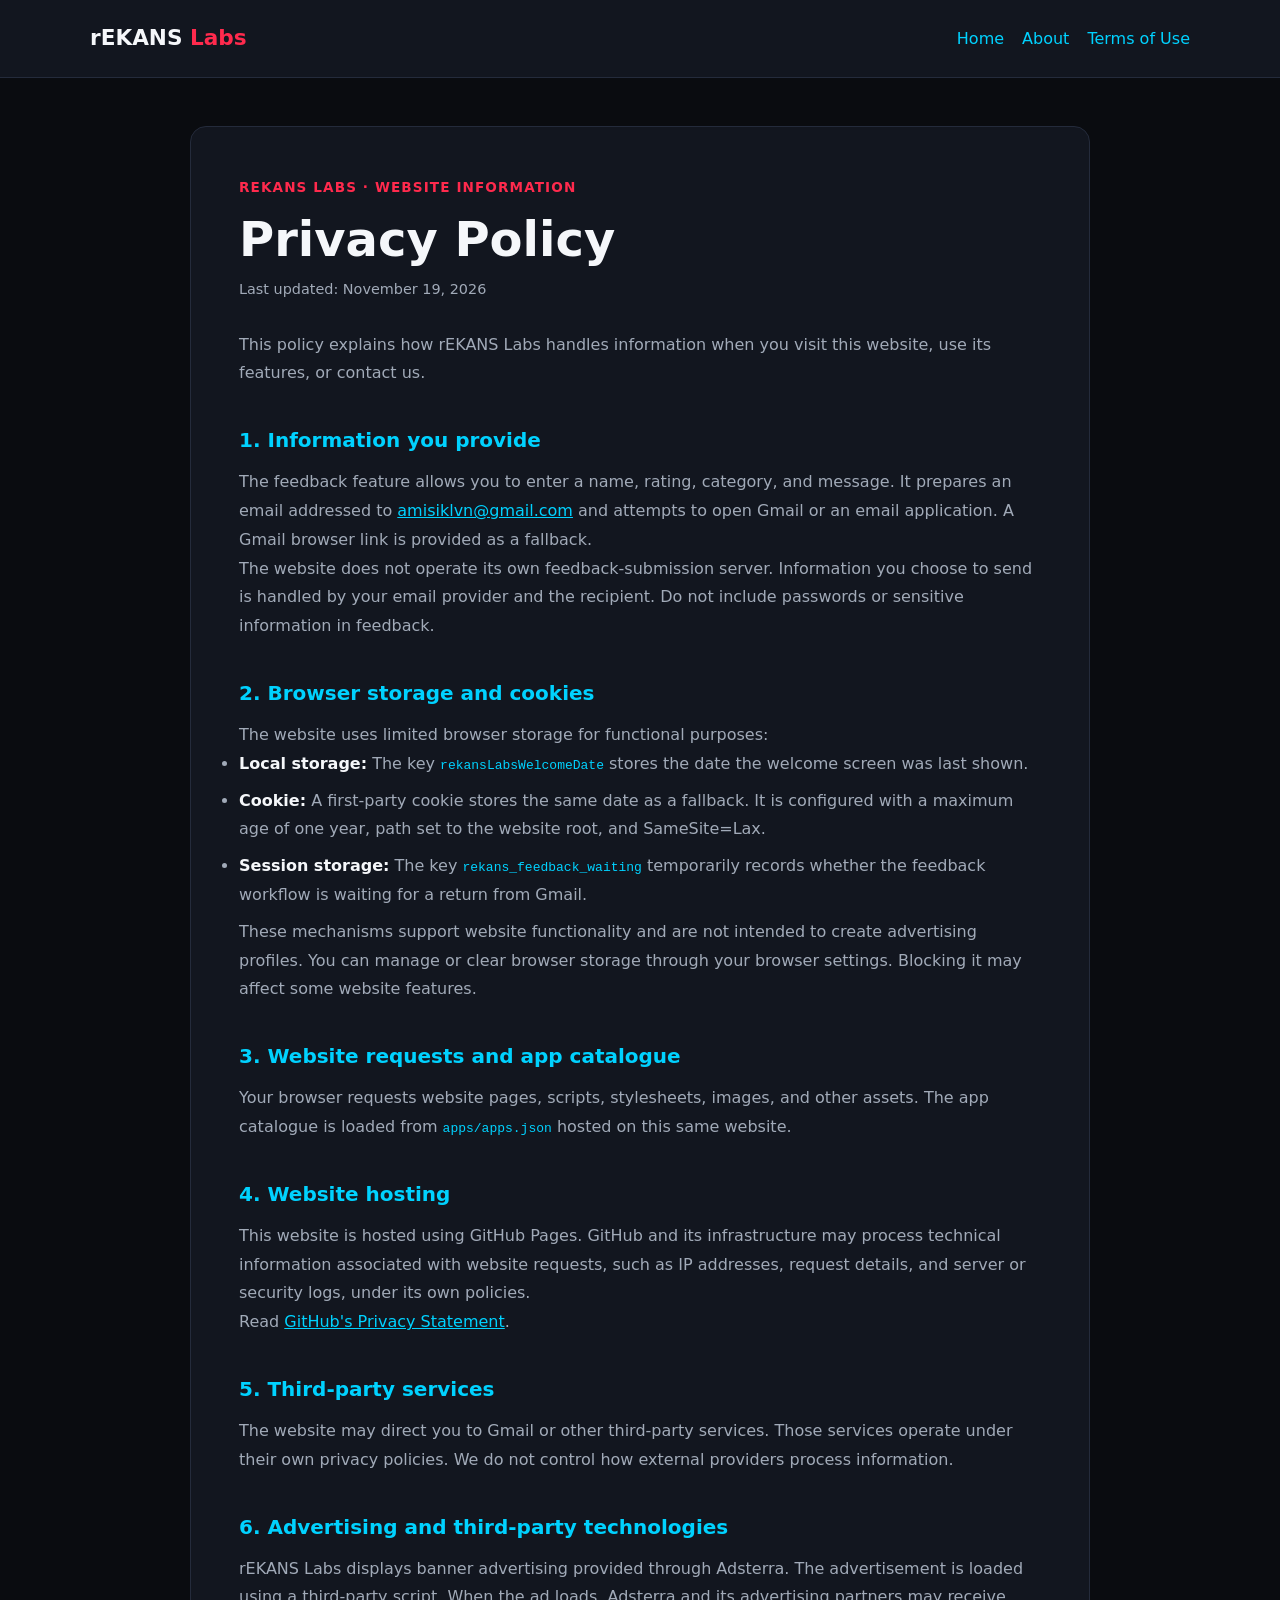
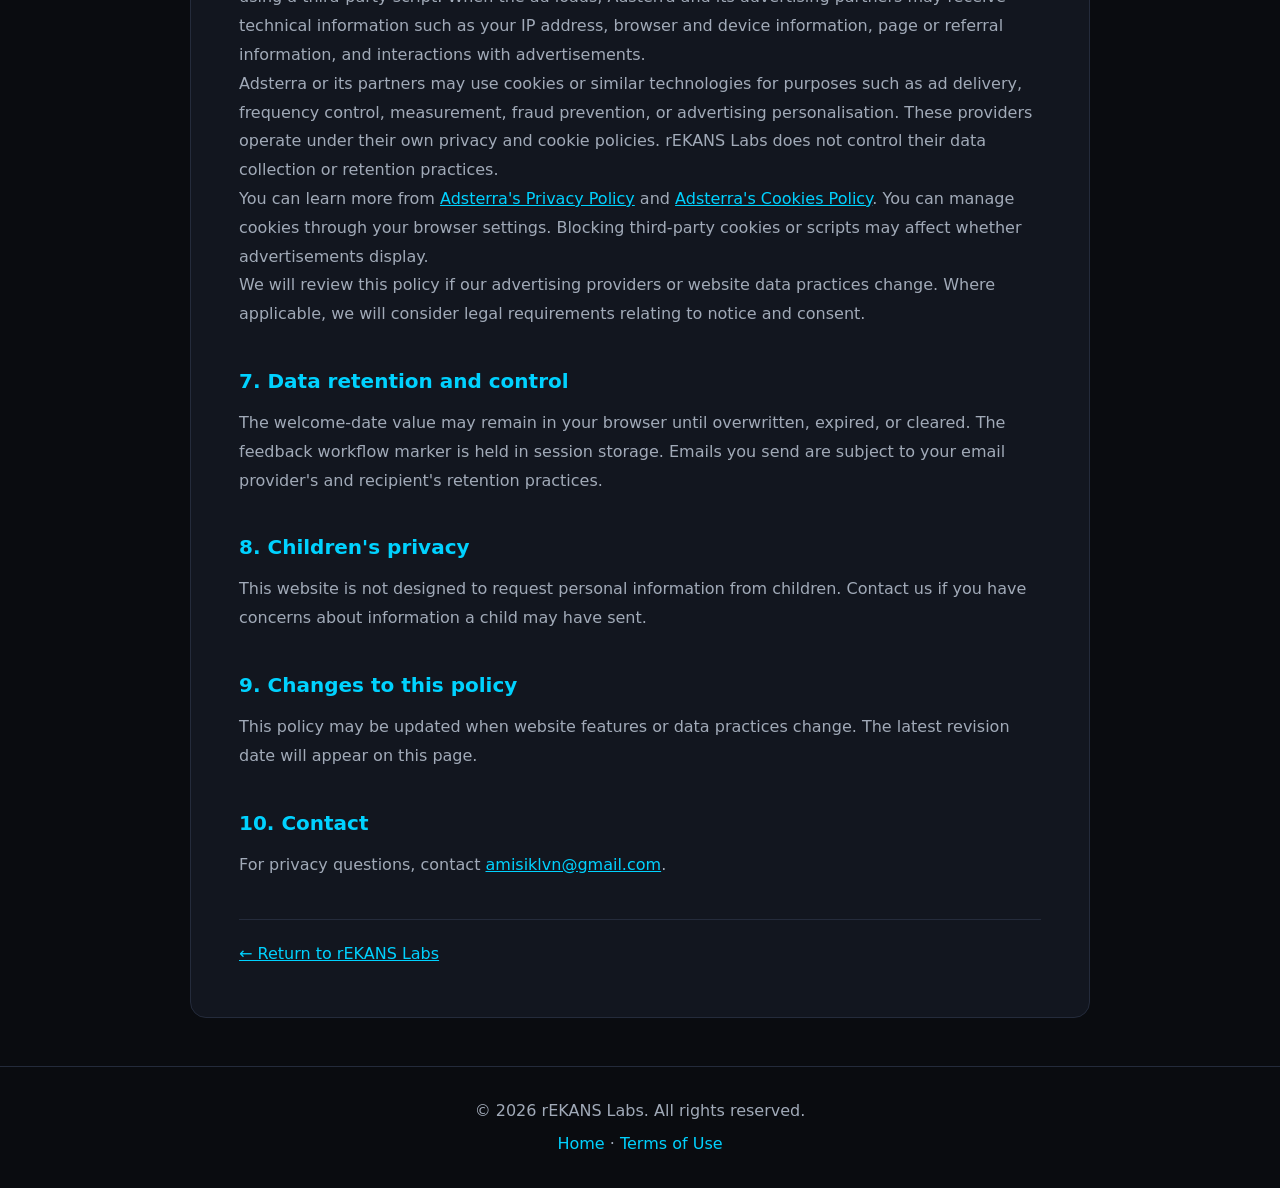
<file: privacy.html>
<!DOCTYPE html>
<html lang="en">
<head>
<meta charset="UTF-8">
<meta name="viewport" content="width=device-width, initial-scale=1.0">
<meta name="description" content="Learn what information rEKANS Labs handles, how browser storage is used, and how to contact the site.">
<title>Privacy Policy | rEKANS Labs</title>
<link rel="canonical" href="https://rEKANS254.github.io/rEKANS-labs/privacy.html">
<link rel="manifest" href="manifest.json">
<link rel="stylesheet" href="style.css?v=20">
</head>
<body class="legal-page">
<header class="legal-header">
<a class="legal-brand" href="index.html">rEKANS <span>Labs</span></a>
<nav class="legal-navigation" aria-label="Main navigation">
<a href="index.html">Home</a>
<a href="index.html#about">About</a>
<a href="terms.html">Terms of Use</a>
</nav>
</header>
<main class="legal-main">
<article class="legal-content">
<p class="legal-eyebrow">rEKANS Labs · Website information</p>
<h1>Privacy Policy</h1>
<p class="legal-updated">Last updated: November 19, 2026</p>

<p>This policy explains how rEKANS Labs handles information when you visit this website, use its features, or contact us.</p>

<h2>1. Information you provide</h2>
<p>The feedback feature allows you to enter a name, rating, category, and message. It prepares an email addressed to <a href="mailto:amisiklvn@gmail.com">amisiklvn@gmail.com</a> and attempts to open Gmail or an email application. A Gmail browser link is provided as a fallback.</p>
<p>The website does not operate its own feedback-submission server. Information you choose to send is handled by your email provider and the recipient. Do not include passwords or sensitive information in feedback.</p>

<h2>2. Browser storage and cookies</h2>
<p>The website uses limited browser storage for functional purposes:</p>
<ul>
<li><strong>Local storage:</strong> The key <code>rekansLabsWelcomeDate</code> stores the date the welcome screen was last shown.</li>
<li><strong>Cookie:</strong> A first-party cookie stores the same date as a fallback. It is configured with a maximum age of one year, path set to the website root, and SameSite=Lax.</li>
<li><strong>Session storage:</strong> The key <code>rekans_feedback_waiting</code> temporarily records whether the feedback workflow is waiting for a return from Gmail.</li>
</ul>
<p>These mechanisms support website functionality and are not intended to create advertising profiles. You can manage or clear browser storage through your browser settings. Blocking it may affect some website features.</p>

<h2>3. Website requests and app catalogue</h2>
<p>Your browser requests website pages, scripts, stylesheets, images, and other assets. The app catalogue is loaded from <code>apps/apps.json</code> hosted on this same website.</p>

<h2>4. Website hosting</h2>
<p>This website is hosted using GitHub Pages. GitHub and its infrastructure may process technical information associated with website requests, such as IP addresses, request details, and server or security logs, under its own policies.</p>
<p>Read <a href="https://docs.github.com/en/site-policy/privacy-policies/github-privacy-statement" target="_blank" rel="noopener noreferrer">GitHub's Privacy Statement</a>.</p>

<h2>5. Third-party services</h2>
<p>The website may direct you to Gmail or other third-party services. Those services operate under their own privacy policies. We do not control how external providers process information.</p>

<h2>6. Advertising and third-party technologies</h2>
<p>rEKANS Labs displays banner advertising provided through Adsterra. The advertisement is loaded using a third-party script. When the ad loads, Adsterra and its advertising partners may receive technical information such as your IP address, browser and device information, page or referral information, and interactions with advertisements.</p>
<p>Adsterra or its partners may use cookies or similar technologies for purposes such as ad delivery, frequency control, measurement, fraud prevention, or advertising personalisation. These providers operate under their own privacy and cookie policies. rEKANS Labs does not control their data collection or retention practices.</p>
<p>You can learn more from <a href="https://adsterra.com/privacy-policy-managed/" target="_blank" rel="noopener noreferrer">Adsterra's Privacy Policy</a> and <a href="https://adsterra.com/cookies/" target="_blank" rel="noopener noreferrer">Adsterra's Cookies Policy</a>. You can manage cookies through your browser settings. Blocking third-party cookies or scripts may affect whether advertisements display.</p>
<p>We will review this policy if our advertising providers or website data practices change. Where applicable, we will consider legal requirements relating to notice and consent.</p>

<h2>7. Data retention and control</h2>
<p>The welcome-date value may remain in your browser until overwritten, expired, or cleared. The feedback workflow marker is held in session storage. Emails you send are subject to your email provider's and recipient's retention practices.</p>

<h2>8. Children's privacy</h2>
<p>This website is not designed to request personal information from children. Contact us if you have concerns about information a child may have sent.</p>

<h2>9. Changes to this policy</h2>
<p>This policy may be updated when website features or data practices change. The latest revision date will appear on this page.</p>

<h2>10. Contact</h2>
<p>For privacy questions, contact <a href="mailto:amisiklvn@gmail.com">amisiklvn@gmail.com</a>.</p>
<p class="legal-back"><a href="index.html">← Return to rEKANS Labs</a></p>
</article>
</main>
<footer class="legal-footer">
<p>© 2026 rEKANS Labs. All rights reserved.</p>
<p><a href="index.html">Home</a> · <a href="terms.html">Terms of Use</a></p>
</footer>
</body>
</html>
</file>
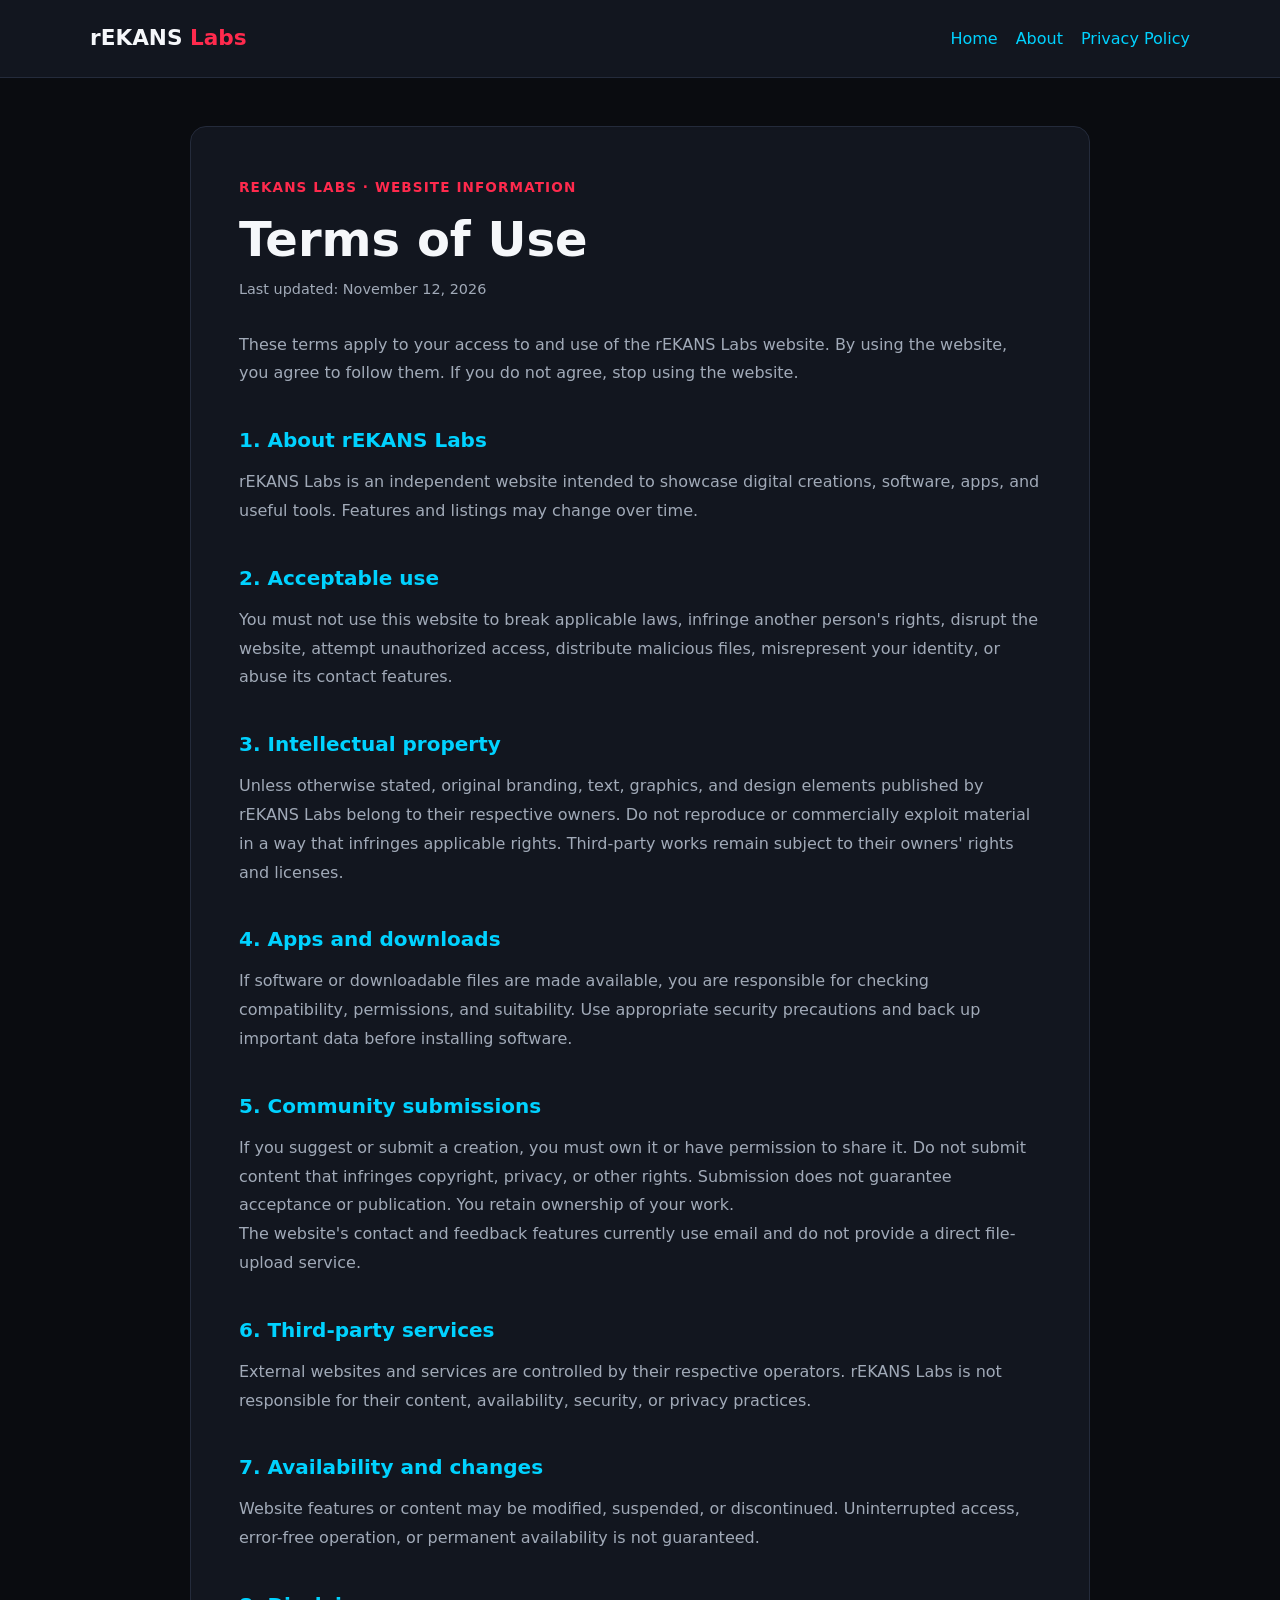
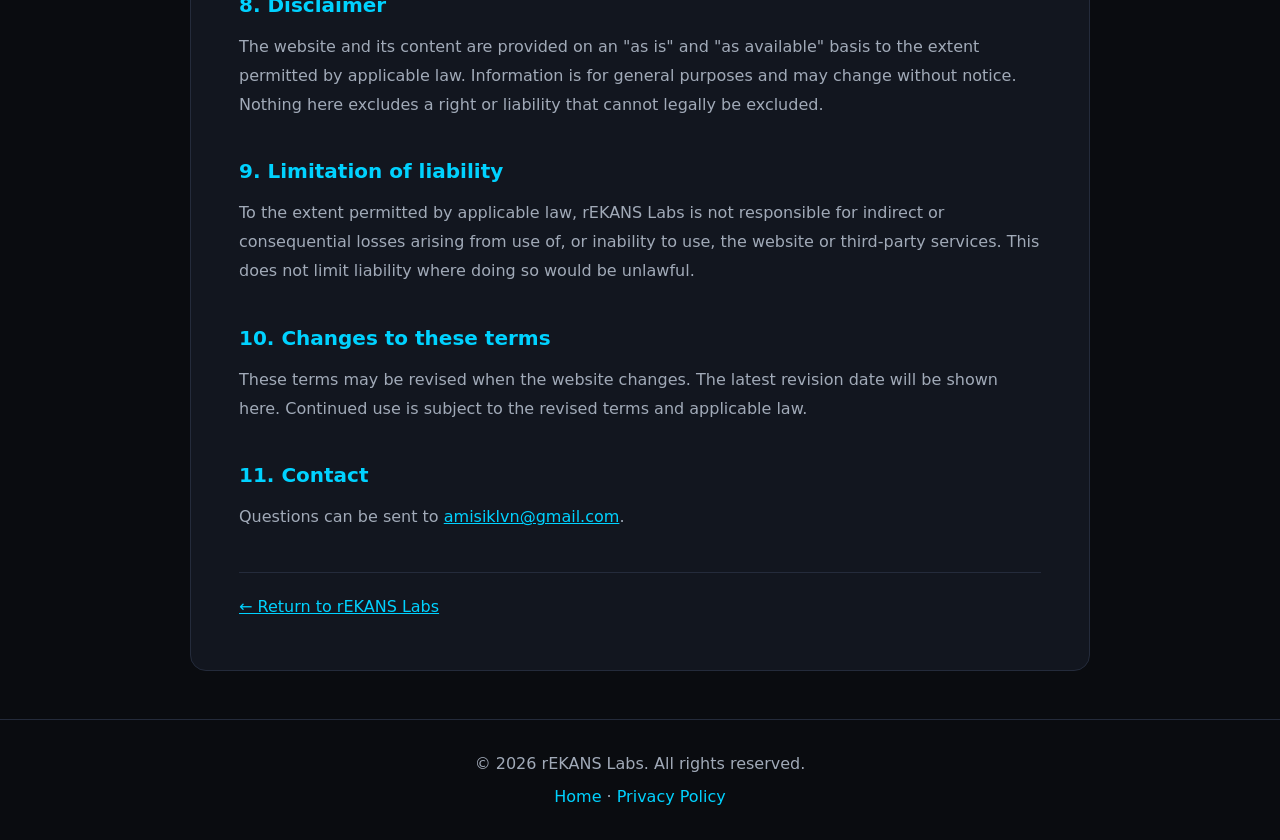
<file: terms.html>
<!DOCTYPE html>
<html lang="en">
<head>
<meta charset="UTF-8">
<meta name="viewport" content="width=device-width, initial-scale=1.0">
<meta name="description" content="Read the terms governing access to and use of the rEKANS Labs website, apps, downloads, and submissions.">
<title>Terms of Use | rEKANS Labs</title>
<link rel="canonical" href="https://rEKANS254.github.io/rEKANS-labs/terms.html">
<link rel="manifest" href="manifest.json">
<link rel="stylesheet" href="style.css?v=20">
</head>
<body class="legal-page">
<header class="legal-header">
<a class="legal-brand" href="index.html">rEKANS <span>Labs</span></a>
<nav class="legal-navigation" aria-label="Main navigation">
<a href="index.html">Home</a>
<a href="index.html#about">About</a>
<a href="privacy.html">Privacy Policy</a>
</nav>
</header>
<main class="legal-main">
<article class="legal-content">
<p class="legal-eyebrow">rEKANS Labs · Website information</p>
<h1>Terms of Use</h1>
<p class="legal-updated">Last updated: November 12, 2026</p>

<p>These terms apply to your access to and use of the rEKANS Labs website. By using the website, you agree to follow them. If you do not agree, stop using the website.</p>

<h2>1. About rEKANS Labs</h2>
<p>rEKANS Labs is an independent website intended to showcase digital creations, software, apps, and useful tools. Features and listings may change over time.</p>

<h2>2. Acceptable use</h2>
<p>You must not use this website to break applicable laws, infringe another person's rights, disrupt the website, attempt unauthorized access, distribute malicious files, misrepresent your identity, or abuse its contact features.</p>

<h2>3. Intellectual property</h2>
<p>Unless otherwise stated, original branding, text, graphics, and design elements published by rEKANS Labs belong to their respective owners. Do not reproduce or commercially exploit material in a way that infringes applicable rights. Third-party works remain subject to their owners' rights and licenses.</p>

<h2>4. Apps and downloads</h2>
<p>If software or downloadable files are made available, you are responsible for checking compatibility, permissions, and suitability. Use appropriate security precautions and back up important data before installing software.</p>

<h2>5. Community submissions</h2>
<p>If you suggest or submit a creation, you must own it or have permission to share it. Do not submit content that infringes copyright, privacy, or other rights. Submission does not guarantee acceptance or publication. You retain ownership of your work.</p>
<p>The website's contact and feedback features currently use email and do not provide a direct file-upload service.</p>

<h2>6. Third-party services</h2>
<p>External websites and services are controlled by their respective operators. rEKANS Labs is not responsible for their content, availability, security, or privacy practices.</p>

<h2>7. Availability and changes</h2>
<p>Website features or content may be modified, suspended, or discontinued. Uninterrupted access, error-free operation, or permanent availability is not guaranteed.</p>

<h2>8. Disclaimer</h2>
<p>The website and its content are provided on an "as is" and "as available" basis to the extent permitted by applicable law. Information is for general purposes and may change without notice. Nothing here excludes a right or liability that cannot legally be excluded.</p>

<h2>9. Limitation of liability</h2>
<p>To the extent permitted by applicable law, rEKANS Labs is not responsible for indirect or consequential losses arising from use of, or inability to use, the website or third-party services. This does not limit liability where doing so would be unlawful.</p>

<h2>10. Changes to these terms</h2>
<p>These terms may be revised when the website changes. The latest revision date will be shown here. Continued use is subject to the revised terms and applicable law.</p>

<h2>11. Contact</h2>
<p>Questions can be sent to <a href="mailto:amisiklvn@gmail.com">amisiklvn@gmail.com</a>.</p>
<p class="legal-back"><a href="index.html">← Return to rEKANS Labs</a></p>
</article>
</main>
<footer class="legal-footer">
<p>© 2026 rEKANS Labs. All rights reserved.</p>
<p><a href="index.html">Home</a> · <a href="privacy.html">Privacy Policy</a></p>
</footer>
</body>
</html>
</file>
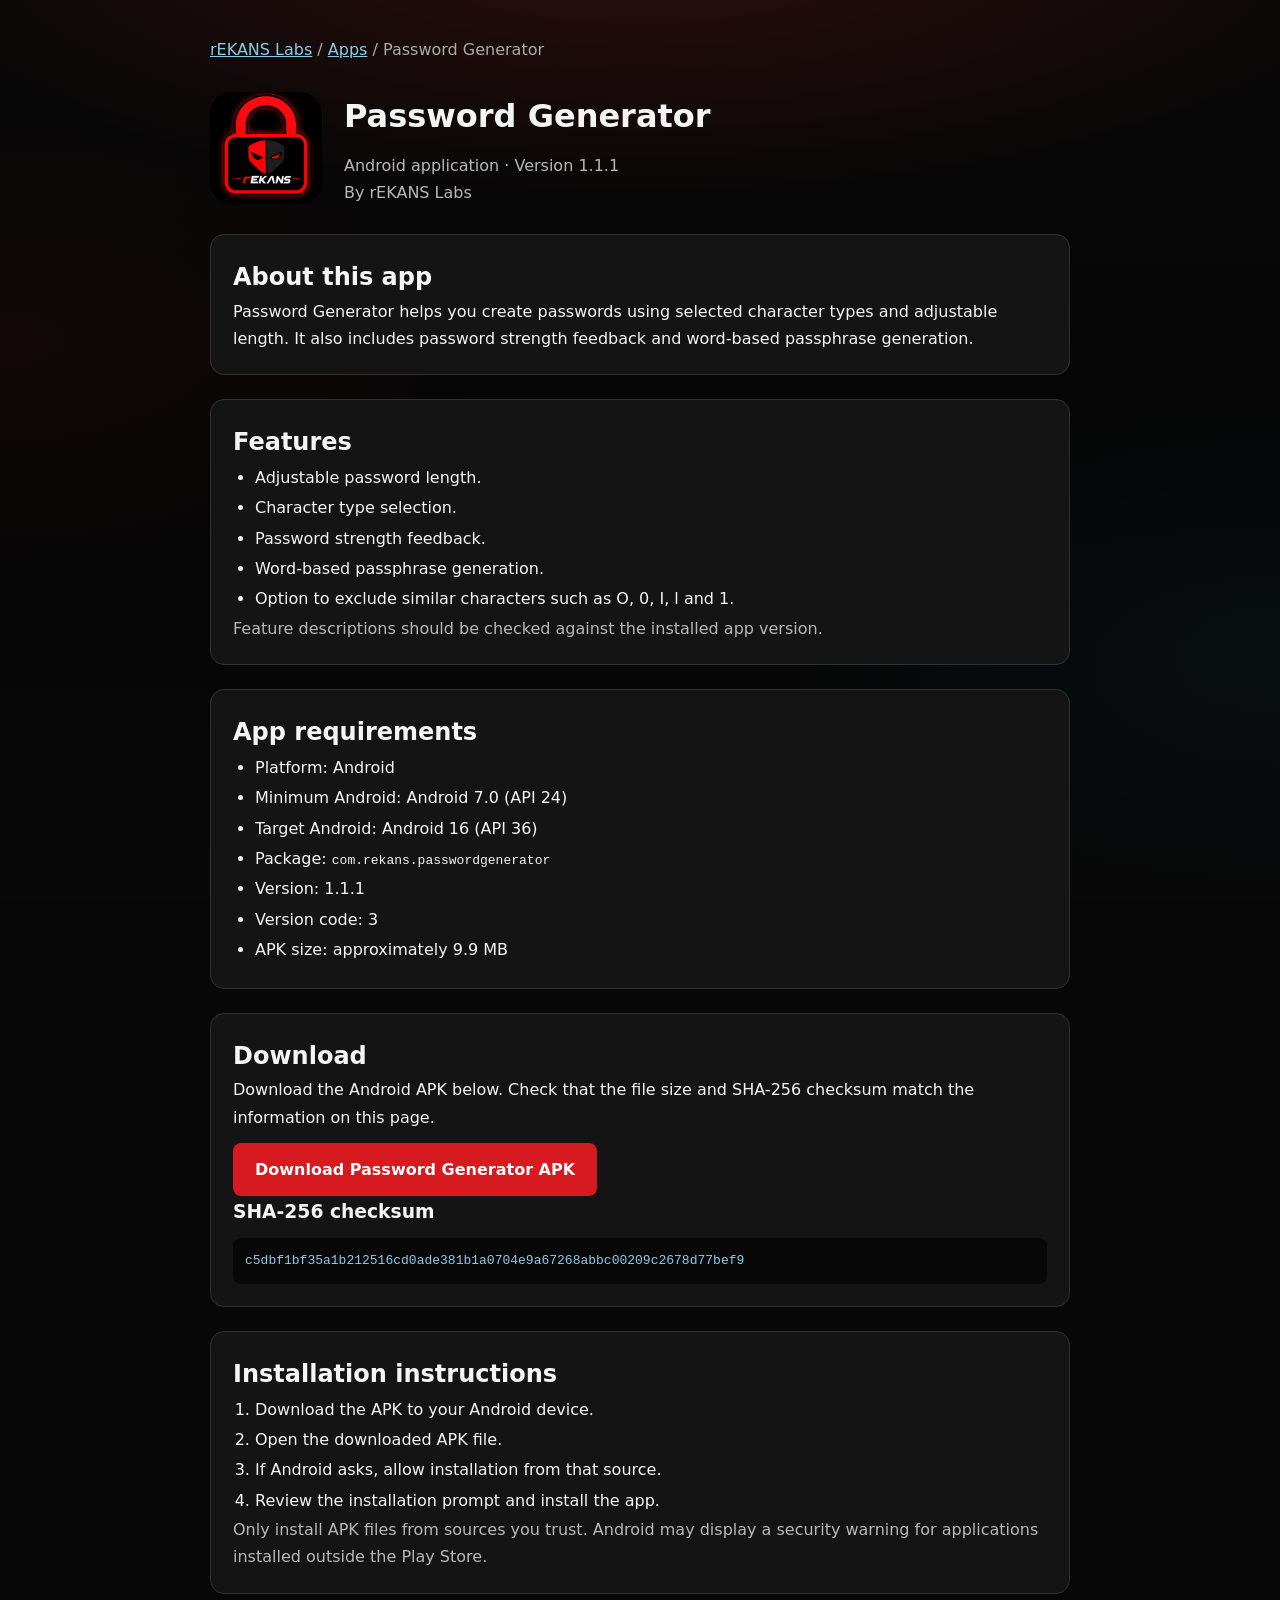
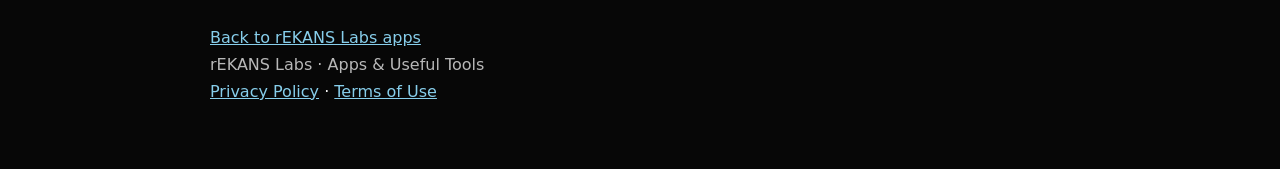
<file: apps/password-generator.html>
<!DOCTYPE html>
<html lang="en">
<head>
    <meta charset="UTF-8">
    <meta name="viewport" content="width=device-width, initial-scale=1">

    <title>Password Generator | rEKANS Labs</title>
    <meta name="description" content="Discover the rEKANS Password Generator for Android. Review its features, requirements, version information and verified APK download.">
    <meta name="theme-color" content="#080808">
    <link rel="canonical" href="https://rEKANS254.github.io/rEKANS-labs/apps/password-generator.html">
    <link rel="manifest" href="../manifest.json">
    <link rel="icon" href="../assets/icons/favicon-32x32.png">
    <link rel="stylesheet" href="../style.css">

    <style>
        .pg-page {
            max-width: 900px;
            margin: 0 auto;
            padding: 36px 20px 64px;
            color: #f5f5f5;
        }
        .pg-breadcrumb { margin-bottom: 26px; color: #aaa; }
        .pg-page a { color: #87ceeb; }
        .pg-hero {
            display: flex;
            align-items: center;
            gap: 22px;
            flex-wrap: wrap;
            margin-bottom: 28px;
        }
        .pg-icon {
            width: 112px;
            height: 112px;
            object-fit: contain;
            border-radius: 22px;
        }
        .pg-hero h1 { margin: 0 0 8px; }
        .pg-muted { color: #b8b8b8; }
        .pg-section {
            margin-top: 24px;
            padding: 22px;
            background: #141414;
            border: 1px solid #303030;
            border-radius: 14px;
        }
        .pg-section h2 { margin-top: 0; }
        .pg-features { padding-left: 22px; line-height: 1.9; }
        .pg-download {
            display: inline-block;
            margin-top: 12px;
            padding: 13px 22px;
            border-radius: 8px;
            background: #d71920;
            color: white !important;
            text-decoration: none;
            font-weight: 700;
        }
        .pg-checksum {
            display: block;
            overflow-wrap: anywhere;
            padding: 12px;
            margin-top: 10px;
            background: #080808;
            border-radius: 8px;
            color: #87ceeb;
            font-size: 13px;
        }
        .pg-page code { overflow-wrap: anywhere; }
        .pg-footer { margin-top: 30px; }
        @media (max-width: 480px) {
            .pg-page { padding: 24px 14px 45px; }
            .pg-icon { width: 88px; height: 88px; }
            .pg-section { padding: 17px; }
        }
    </style>
</head>

<body>
<main class="pg-page">
    <nav class="pg-breadcrumb" aria-label="Breadcrumb">
        <a href="../index.html">rEKANS Labs</a> /
        <a href="../index.html#apps">Apps</a> /
        Password Generator
    </nav>

    <header class="pg-hero">
        <img
            class="pg-icon"
            src="icons/password-generator.png"
            alt="Password Generator app icon"
            width="112"
            height="112"
        >
        <div>
            <h1>Password Generator</h1>
            <p class="pg-muted">Android application · Version 1.1.1</p>
            <p class="pg-muted">By rEKANS Labs</p>
        </div>
    </header>

    <section class="pg-section">
        <h2>About this app</h2>
        <p>
            Password Generator helps you create passwords using selected
            character types and adjustable length. It also includes
            password strength feedback and word-based passphrase generation.
        </p>
    </section>

    <section class="pg-section">
        <h2>Features</h2>
        <ul class="pg-features">
            <li>Adjustable password length.</li>
            <li>Character type selection.</li>
            <li>Password strength feedback.</li>
            <li>Word-based passphrase generation.</li>
            <li>Option to exclude similar characters such as O, 0, I, l and 1.</li>
        </ul>
        <p class="pg-muted">
            Feature descriptions should be checked against the installed app version.
        </p>
    </section>

    <section class="pg-section">
        <h2>App requirements</h2>
        <ul class="pg-features">
            <li>Platform: Android</li>
            <li>Minimum Android: Android 7.0 (API 24)</li>
            <li>Target Android: Android 16 (API 36)</li>
            <li>Package: <code>com.rekans.passwordgenerator</code></li>
            <li>Version: 1.1.1</li>
            <li>Version code: 3</li>
            <li>APK size: approximately 9.9 MB</li>
        </ul>
    </section>

    <section class="pg-section" id="download">
        <h2>Download</h2>
        <p>
            Download the Android APK below. Check that the file size and
            SHA-256 checksum match the information on this page.
        </p>
        <a
            class="pg-download"
            href="downloads/password-generator-v1.1.1.apk"
            download
        >Download Password Generator APK</a>

        <h3>SHA-256 checksum</h3>
        <code class="pg-checksum">c5dbf1bf35a1b212516cd0ade381b1a0704e9a67268abbc00209c2678d77bef9</code>
    </section>

    <section class="pg-section">
        <h2>Installation instructions</h2>
        <ol class="pg-features">
            <li>Download the APK to your Android device.</li>
            <li>Open the downloaded APK file.</li>
            <li>If Android asks, allow installation from that source.</li>
            <li>Review the installation prompt and install the app.</li>
        </ol>
        <p class="pg-muted">
            Only install APK files from sources you trust. Android may display
            a security warning for applications installed outside the Play Store.
        </p>
    </section>

    <footer class="pg-footer">
        <a href="../index.html#apps">Back to rEKANS Labs apps</a>
        <p class="pg-muted">rEKANS Labs · Apps &amp; Useful Tools</p>
        <p>
            <a href="../privacy.html">Privacy Policy</a> ·
            <a href="../terms.html">Terms of Use</a>
        </p>
    </footer>
</main>
</body>
</html>
</file>
<file: style.css>
/* =========================================
   rEKANS Labs — MAIN STYLESHEET
   Theme: Black / Neon Red / Sky Blue
   ========================================= */

/* THEME VARIABLES */

:root {
    --background: #0A0C10;
    --surface: #12161F;
    --surface-light: #181D28;

    --red: #FF2A4D;
    --red-hover: #E01D3E;

    --sky-blue: #00D2FF;
    --blue-hover: #00B8E0;

    --white: #F5F7FA;
    --muted: #A1AAB8;
    --border: #242B3B;

    --red-glow: rgba(255, 42, 77, 0.18);
    --blue-glow: rgba(0, 210, 255, 0.14);
}

/* RESET */

* {
    margin: 0;
    padding: 0;
    box-sizing: border-box;
}

html {
    scroll-behavior: smooth;
    scroll-padding-top: 85px;
}

body {
    background: var(--background);
    color: var(--white);
    font-family: Arial, Helvetica, sans-serif;
    line-height: 1.6;
}

body.intro-active,
body.welcome-active {
    overflow: hidden;
}

button,
input {
    font: inherit;
}

button {
    color: inherit;
}

a {
    -webkit-tap-highlight-color: transparent;
}

/* GENERAL CONTAINER */

.container {
    width: min(1100px, 90%);
    margin: 0 auto;
}

/* HEADER */

.header {
    position: sticky;
    top: 0;
    z-index: 100;
    background: rgba(10, 12, 16, 0.94);
    border-bottom: 1px solid var(--border);
    backdrop-filter: blur(14px);
    -webkit-backdrop-filter: blur(14px);
}

.header .container {
    min-height: 72px;
    display: flex;
    align-items: center;
    justify-content: space-between;
    gap: 20px;
}

.logo {
    color: var(--white);
    text-decoration: none;
    font-size: 1.5rem;
    font-weight: 800;
    letter-spacing: -1px;
    white-space: nowrap;
}

.logo span {
    color: var(--red);
}

.header-logo {
    display: block;
    width: 48px;
    height: 48px;
    border-radius: 50%;
    object-fit: cover;
    object-position: center;
    border: 2px solid var(--red);
    box-shadow: 0 0 14px var(--red-glow);
}

/* NAVIGATION */

.navigation {
    display: flex;
    align-items: center;
    gap: 25px;
}

.navigation a {
    color: var(--muted);
    text-decoration: none;
    font-size: 0.95rem;
    transition: color 0.2s ease;
}

.navigation a:hover,
.navigation a[aria-current="location"] {
    color: var(--sky-blue);
}

/* MOBILE MENU BUTTON */

.menu-toggle {
    display: none;
    width: 42px;
    height: 40px;
    padding: 9px;
    border: 1px solid var(--border);
    border-radius: 7px;
    background: var(--surface);
    cursor: pointer;
}

.menu-toggle span {
    display: block;
    height: 2px;
    margin: 4px 0;
    background: var(--white);
}

/* HEADER CLOCK */

.header-clock {
    display: flex;
    flex-direction: column;
    align-items: flex-end;
    gap: 2px;
    margin-left: auto;
    text-align: right;
}

.header-clock-time {
    color: var(--white);
    font-size: 1.05rem;
    font-weight: 800;
    letter-spacing: 1px;
    line-height: 1.2;
    font-variant-numeric: tabular-nums;
    white-space: nowrap;
}

.header-clock-date {
    color: var(--muted);
    font-size: 0.65rem;
    white-space: nowrap;
}

/* HERO SECTION */

.hero {
    min-height: 510px;
    display: flex;
    align-items: center;
    padding: 100px 0;
    background:
        radial-gradient(
            ellipse at 85% 35%,
            rgba(255, 42, 77, 0.13),
            transparent 45%
        ),
        radial-gradient(
            ellipse at 10% 90%,
            rgba(0, 210, 255, 0.08),
            transparent 40%
        ),
        var(--background);
}

.hero-label {
    color: var(--sky-blue);
    font-size: 0.85rem;
    font-weight: 700;
    letter-spacing: 3px;
    margin-bottom: 20px;
}

.hero h1 {
    max-width: 850px;
    font-size: clamp(2.4rem, 7vw, 5rem);
    line-height: 1.1;
    letter-spacing: -3px;
    margin-bottom: 25px;
}

.hero h1 span {
    display: block;
    color: var(--red);
}

.hero-description {
    max-width: 520px;
    color: var(--muted);
    font-size: 1.1rem;
    margin-bottom: 32px;
}

/* PRIMARY BUTTON */

.hero-button {
    display: inline-block;
    margin-top: 5px;
    padding: 13px 25px;
    background: var(--red);
    color: #FFFFFF;
    text-decoration: none;
    font-weight: 700;
    border: 1px solid var(--red);
    border-radius: 7px;
    box-shadow: 0 0 18px var(--red-glow);
    transition:
        background 0.2s ease,
        transform 0.2s ease,
        box-shadow 0.2s ease;
}

.hero-button:hover {
    background: var(--red-hover);
    transform: translateY(-2px);
    box-shadow: 0 0 25px var(--red-glow);
}

/* GENERAL SECTIONS */

.section {
    padding: 85px 0;
    border-top: 1px solid var(--border);
}

.section:nth-of-type(odd) {
    background: var(--surface);
}

.section h2 {
    font-size: clamp(1.8rem, 5vw, 2.5rem);
    line-height: 1.2;
    margin-bottom: 12px;
}

.section h2::after {
    content: "";
    display: block;
    width: 55px;
    height: 4px;
    margin-top: 12px;
    background: var(--sky-blue);
    border-radius: 4px;
    box-shadow: 0 0 12px var(--blue-glow);
}

.section > .container > p {
    max-width: 650px;
    color: var(--muted);
}

/* PRODUCT CONTAINERS */

#apps-container,
#tools-container {
    margin-top: 30px;
}

/* FUTURE PRODUCT CARDS */

.catalog-card {
    padding: 24px;
    margin-bottom: 20px;
    background: var(--surface-light);
    border: 1px solid var(--border);
    border-radius: 12px;
    transition:
        border-color 0.2s ease,
        transform 0.2s ease,
        box-shadow 0.2s ease;
}

.catalog-card:hover {
    border-color: var(--sky-blue);
    transform: translateY(-3px);
    box-shadow: 0 8px 24px var(--blue-glow);
}

.catalog-card[hidden] {
    display: none;
}

/* EMPTY STATE PANELS */

.empty-state {
    margin-top: 25px;
    padding: 35px 20px;
    text-align: center;
    background: linear-gradient(
        135deg,
        rgba(24, 29, 40, 0.95),
        rgba(10, 12, 16, 0.9)
    );
    border: 1px solid var(--border);
    border-radius: 14px;
    transition:
        border-color 0.25s ease,
        transform 0.25s ease,
        box-shadow 0.25s ease;
}

.empty-state:hover {
    border-color: var(--sky-blue);
    transform: translateY(-3px);
    box-shadow: 0 8px 25px var(--blue-glow);
}

.empty-state-icon {
    display: inline-flex;
    align-items: center;
    justify-content: center;
    width: 54px;
    height: 54px;
    margin-bottom: 15px;
    border: 1px solid var(--red);
    border-radius: 50%;
    color: var(--sky-blue);
    font-size: 1.7rem;
    box-shadow: 0 0 15px var(--red-glow);
}

.empty-state h3 {
    margin-bottom: 10px;
    color: var(--white);
    font-size: 1.2rem;
}

.empty-state p {
    margin: 0 auto;
    color: var(--muted);
    font-size: 0.95rem;
}

/* SUBMISSION SECTION */

#submit {
    background:
        radial-gradient(
            ellipse at 90% 50%,
            rgba(0, 210, 255, 0.06),
            transparent 55%
        ),
        var(--background);
}

#submit .about-content {
    max-width: 800px;
    padding: 28px;
    margin-top: 25px;
    background: linear-gradient(
        135deg,
        rgba(24, 29, 40, 0.95),
        rgba(10, 12, 16, 0.95)
    );
    border: 1px solid var(--border);
    border-left: 3px solid var(--red);
    border-radius: 12px;
}

#submit .about-content .hero-button {
    margin-top: 8px;
}

#submit .about-content small {
    color: var(--muted);
    font-size: 0.85rem;
}

/* ABOUT SECTION */

.about-content {
    max-width: 750px;
    margin-top: 25px;
}

.about-content p {
    margin-bottom: 18px;
    line-height: 1.8;
    color: var(--muted);
}

.about-content p:last-child {
    margin-bottom: 0;
}

/* LIVE SEARCH */

.search-form {
    width: 100%;
    max-width: 520px;
    margin: 28px 0 10px;
}

.search-label {
    display: block;
    color: var(--white);
    font-size: 0.9rem;
    font-weight: 600;
    margin-bottom: 8px;
}

.search-control {
    display: flex;
    gap: 8px;
}

.search-control input {
    flex: 1;
    min-width: 0;
    padding: 14px;
    border: 1px solid var(--border);
    border-radius: 7px;
    background: var(--surface-light);
    color: var(--white);
    font: inherit;
}

.search-control input::placeholder {
    color: var(--muted);
}

.search-control input:focus-visible,
.search-control button:focus-visible,
.request-link:focus-visible {
    outline: 2px solid var(--sky-blue);
    outline-offset: 3px;
}

.search-control button {
    padding: 10px 15px;
    border: 1px solid var(--border);
    border-radius: 7px;
    background: var(--surface-light);
    color: var(--sky-blue);
    font: inherit;
    cursor: pointer;
    transition:
        border-color 0.2s ease,
        background 0.2s ease;
}

.search-control button:hover {
    border-color: var(--sky-blue);
    background: rgba(0, 210, 255, 0.07);
}

.search-status {
    color: var(--sky-blue);
    font-size: 0.9rem;
    margin: 8px 0;
}

.no-results[hidden] {
    display: none;
}

.no-results {
    max-width: 520px;
    margin: 18px 0 25px;
    padding: 20px;
    background: var(--surface-light);
    border: 1px solid var(--border);
    border-left: 3px solid var(--red);
    border-radius: 8px;
}

.no-results h3 {
    margin-bottom: 8px;
}

.no-results p {
    margin-bottom: 15px;
    font-size: 0.95rem;
}

.request-link {
    display: inline-block;
    color: var(--sky-blue);
    font-weight: 700;
    text-decoration: none;
}

.request-link:hover {
    text-decoration: underline;
}

/* FOOTER */

.footer {
    padding: 30px 0;
    background: #080A0E;
    border-top: 1px solid var(--border);
    text-align: center;
}

.footer p {
    color: var(--muted);
    font-size: 0.9rem;
    margin: 5px 0;
}

.footer p:last-child {
    color: var(--sky-blue);
}

.footer-contact {
    color: var(--sky-blue);
    font-weight: 700;
    text-decoration: none;
}

.footer-contact:hover {
    color: var(--red);
    text-decoration: underline;
}

/* WELCOME SCREEN */

.welcome-overlay[hidden],
.intro-overlay[hidden] {
    display: none;
}

.welcome-overlay {
    position: fixed;
    inset: 0;
    z-index: 1000;
    display: flex;
    align-items: center;
    justify-content: center;
    padding: 20px;
    background: rgba(5, 7, 11, 0.96);
    animation: welcome-fade-in 0.45s ease both;
}

.welcome-card {
    width: min(100%, 480px);
    padding: 38px 25px;
    text-align: center;
    background:
        radial-gradient(
            circle at 50% 35%,
            var(--red-glow),
            transparent 55%
        ),
        var(--surface);
    border: 1px solid var(--border);
    border-radius: 16px;
    box-shadow:
        0 20px 70px rgba(0, 0, 0, 0.5),
        0 0 25px var(--red-glow);
    animation: welcome-card-enter 0.55s ease both;
}

.welcome-logo {
    display: block;
    width: 180px;
    height: 180px;
    margin: 0 auto 18px;
    border-radius: 50%;
    object-fit: cover;
    object-position: center;
    border: 3px solid var(--red);
    box-shadow: 0 0 22px var(--red-glow);
}

.welcome-brand {
    margin-bottom: 15px;
    color: var(--white);
    font-size: 1.5rem;
    font-weight: 800;
}

.welcome-brand span {
    color: var(--red);
}

.welcome-card h2 {
    margin: 12px 0;
    font-size: clamp(1.5rem, 6vw, 2rem);
}

.welcome-card > p:not(.welcome-brand) {
    margin: 0 auto 24px;
    color: var(--muted);
}

.welcome-button {
    padding: 13px 25px;
    border: 1px solid var(--red);
    border-radius: 7px;
    background: var(--red);
    color: #FFFFFF;
    font: inherit;
    font-weight: 700;
    cursor: pointer;
    transition: background 0.2s ease;
}

.welcome-button:hover {
    background: var(--red-hover);
}

/* INTRO SCREEN */

.intro-overlay {
    position: fixed;
    inset: 0;
    z-index: 2000;
    display: flex;
    align-items: center;
    justify-content: center;
    overflow: hidden;
    background: var(--background);
}

.intro-content {
    width: 100%;
    padding: 20px;
    text-align: center;
}

.intro-title {
    min-height: 1.3em;
    margin: 0;
    font-size: clamp(2.5rem, 12vw, 6rem);
    font-weight: 800;
    letter-spacing: 0.04em;
    background: linear-gradient(
        90deg,
        var(--red),
        #FFFFFF,
        var(--sky-blue)
    );
    -webkit-background-clip: text;
    background-clip: text;
    color: transparent;
}

.intro-cursor {
    display: inline-block;
    color: var(--sky-blue);
    animation: intro-cursor-blink 0.8s step-end infinite;
}

@keyframes intro-cursor-blink {
    50% {
        opacity: 0;
    }
}

.intro-loader {
    width: 64px;
    height: 64px;
    margin: 0 auto;
    border: 5px solid rgba(255, 255, 255, 0.12);
    border-top-color: var(--sky-blue);
    border-right-color: var(--red);
    border-radius: 50%;
    animation: intro-circle-rotate 0.8s linear infinite;
}

@keyframes intro-circle-rotate {
    to {
        transform: rotate(360deg);
    }
}

.intro-status {
    margin: 22px 0 0;
    color: var(--sky-blue);
    font-size: 0.8rem;
    font-weight: 700;
    letter-spacing: 0.25em;
    text-align: center;
}

.sound-toggle {
    position: absolute;
    bottom: 28px;
    left: 50%;
    transform: translateX(-50%);
    padding: 10px 17px;
    border: 1px solid var(--sky-blue);
    border-radius: 7px;
    background: transparent;
    color: var(--sky-blue);
    font: inherit;
    font-size: 0.85rem;
    cursor: pointer;
}

.sound-toggle:hover {
    background: rgba(0, 210, 255, 0.1);
}

/* ANIMATIONS */

@keyframes welcome-fade-in {
    from {
        opacity: 0;
    }

    to {
        opacity: 1;
    }
}

@keyframes welcome-card-enter {
    from {
        opacity: 0;
        transform: translateY(15px);
    }

    to {
        opacity: 1;
        transform: translateY(0);
    }
}

@keyframes intro-circle-rotate {
    to {
        transform: rotate(360deg);
    }
}

/* ACCESSIBILITY */

a:focus-visible,
button:focus-visible {
    outline: 2px solid var(--sky-blue);
    outline-offset: 4px;
}

.menu-toggle:focus-visible {
    outline: 2px solid var(--sky-blue);
    outline-offset: 3px;
}

/* TABLET AND SMALL SCREEN NAVIGATION */

@media (max-width: 800px) {
    .header .container {
        gap: 12px;
    }

    .navigation {
        gap: 15px;
    }

    .navigation a {
        font-size: 0.85rem;
    }
}

/* MOBILE NAVIGATION */

@media (max-width: 600px) {
    html {
        scroll-padding-top: 75px;
    }

    .header .container {
        min-height: 65px;
        flex-wrap: wrap;
        justify-content: space-between;
        padding: 10px 0;
        gap: 10px;
    }

    .logo {
        font-size: 1.35rem;
    }

    .header-logo {
        width: 44px;
        height: 44px;
    }

    .header-clock {
        margin-left: auto;
        margin-right: 2px;
    }

    .header-clock-time {
        font-size: 0.95rem;
    }

    .header-clock-date {
        font-size: 0.6rem;
    }

    .menu-toggle {
        display: block;
        flex-shrink: 0;
    }

    .navigation {
        display: none;
        width: 100%;
        flex-direction: column;
        align-items: stretch;
        gap: 0;
        padding: 8px 0;
    }

    .navigation.is-open {
        display: flex;
    }

    .navigation a {
        padding: 11px 8px;
        font-size: 0.95rem;
    }

    .hero {
        min-height: 420px;
        padding: 75px 0;
    }

    .hero h1 {
        font-size: clamp(2.2rem, 9vw, 3.5rem);
        letter-spacing: -1.5px;
    }

    .hero-label {
        font-size: 0.75rem;
        letter-spacing: 2px;
    }

    .hero-description {
        font-size: 1rem;
    }

    .section {
        padding: 65px 0;
    }

    .section h2 {
        font-size: 1.8rem;
    }

    .empty-state {
        padding: 28px 16px;
    }

    #submit .about-content {
        padding: 22px 17px;
    }

    .welcome-card {
        padding: 30px 20px;
    }

    .welcome-logo {
        width: 155px;
        height: 155px;
    }

    .search-control {
        gap: 6px;
    }

    .search-control input {
        padding: 12px;
    }

    .search-control button {
        padding: 10px 12px;
    }
}

/* VERY SMALL SCREENS */

@media (max-width: 360px) {
    .header .container {
        gap: 7px;
    }

    .header-logo {
        width: 40px;
        height: 40px;
    }

    .header-clock-time {
        font-size: 0.85rem;
    }

    .header-clock-date {
        font-size: 0.55rem;
    }

    .menu-toggle {
        width: 38px;
        height: 38px;
    }

    .hero h1 {
        font-size: 2.1rem;
    }
}

/* REDUCED MOTION */

@media (prefers-reduced-motion: reduce) {
    html {
        scroll-behavior: auto;
    }

    *,
    *::before,
    *::after {
        transition-duration: 0.01ms !important;
        animation-duration: 0.01ms !important;
        animation-iteration-count: 1 !important;
    }
}

/* =========================================
   PREMIUM RESPONSIVE UPGRADE V1
   rEKANS Labs
   ========================================= */

/* Improved typography and rendering */

html {
    text-size-adjust: 100%;
    -webkit-text-size-adjust: 100%;
}

body {
    font-family:
        Inter,
        ui-sans-serif,
        system-ui,
        -apple-system,
        BlinkMacSystemFont,
        "Segoe UI",
        sans-serif;
    line-height: 1.7;
    overflow-x: hidden;
}

/* Adaptive content width */

.container {
    width: min(92%, 1240px);
    margin-inline: auto;
}

/* Refined sticky header */

.header {
    background: rgba(10, 12, 16, 0.88);
    border-bottom-color: rgba(255, 255, 255, 0.09);
    box-shadow: 0 8px 30px rgba(0, 0, 0, 0.16);
}

.header .container {
    min-height: 78px;
    gap: clamp(12px, 2vw, 28px);
}

.header-logo {
    width: 52px;
    height: 52px;
    transition:
        transform 0.25s ease,
        box-shadow 0.25s ease;
}

.logo:hover .header-logo {
    transform: scale(1.06);
    box-shadow: 0 0 22px var(--red-glow);
}

.navigation {
    gap: clamp(14px, 2vw, 28px);
}

.navigation a {
    position: relative;
    padding-block: 8px;
    font-weight: 600;
}

.navigation a::after {
    position: absolute;
    right: 0;
    bottom: 0;
    left: 0;
    height: 2px;
    content: "";
    background: var(--sky-blue);
    transform: scaleX(0);
    transform-origin: left;
    transition: transform 0.2s ease;
}

.navigation a:hover::after,
.navigation a[aria-current="location"]::after {
    transform: scaleX(1);
}

/* Premium hero */

.hero {
    position: relative;
    isolation: isolate;
    min-height: clamp(500px, 65vh, 760px);
    padding: clamp(85px, 11vw, 145px) 0;
    background:
        radial-gradient(
            ellipse at 82% 25%,
            rgba(255, 42, 77, 0.17),
            transparent 42%
        ),
        radial-gradient(
            ellipse at 12% 85%,
            rgba(0, 210, 255, 0.11),
            transparent 42%
        ),
        linear-gradient(
            145deg,
            #0A0C10 0%,
            #101521 55%,
            #0A0C10 100%
        );
}

.hero::before {
    position: absolute;
    z-index: -1;
    inset: 0;
    content: "";
    pointer-events: none;
    opacity: 0.17;
    background-image:
        linear-gradient(
            rgba(255, 255, 255, 0.035) 1px,
            transparent 1px
        ),
        linear-gradient(
            90deg,
            rgba(255, 255, 255, 0.035) 1px,
            transparent 1px
        );
    background-size: 48px 48px;
    mask-image: linear-gradient(
        to bottom,
        black,
        transparent 90%
    );
}

.hero-label {
    display: inline-block;
    margin-bottom: 24px;
    padding: 7px 13px;
    border: 1px solid rgba(0, 210, 255, 0.25);
    border-radius: 999px;
    background: rgba(0, 210, 255, 0.06);
    letter-spacing: 2.5px;
}

.hero h1 {
    max-width: 1000px;
    font-size: clamp(2.6rem, 6vw, 5.8rem);
    line-height: 1.08;
    letter-spacing: clamp(-3px, -0.15vw, -1px);
    text-wrap: balance;
}

.hero h1 span {
    background: linear-gradient(
        90deg,
        var(--red),
        #FF7189
    );
    -webkit-background-clip: text;
    background-clip: text;
    color: transparent;
}

.hero-description {
    max-width: 620px;
    font-size: clamp(1rem, 1.5vw, 1.2rem);
    line-height: 1.8;
}

/* Improved search */

.search-form {
    max-width: 620px;
    margin-top: 34px;
}

.search-label {
    margin-bottom: 10px;
}

.search-control {
    gap: 10px;
}

.search-control input {
    min-height: 54px;
    padding-inline: 17px;
    border-radius: 10px;
    background: rgba(24, 29, 40, 0.88);
    transition:
        border-color 0.2s ease,
        box-shadow 0.2s ease;
}

.search-control input:focus {
    border-color: var(--sky-blue);
    outline: none;
    box-shadow: 0 0 0 4px var(--blue-glow);
}

.search-control button {
    min-width: 76px;
    border-radius: 10px;
    font-weight: 600;
}

/* Improved buttons */

.hero-button,
.welcome-button {
    border-radius: 9px;
    transition:
        background 0.2s ease,
        transform 0.2s ease,
        box-shadow 0.2s ease;
}

.hero-button {
    padding: 14px 28px;
}

.hero-button:active,
.welcome-button:active {
    transform: scale(0.98);
}

/* Better section spacing */

.section {
    padding: clamp(65px, 8vw, 110px) 0;
}

.section h2 {
    letter-spacing: -0.8px;
    text-wrap: balance;
}

.section > .container > p {
    line-height: 1.8;
}

/* Refined empty states and future cards */

.empty-state {
    padding: clamp(30px, 5vw, 52px);
    border-radius: 18px;
    background:
        radial-gradient(
            circle at 50% 0%,
            rgba(0, 210, 255, 0.055),
            transparent 65%
        ),
        linear-gradient(
            145deg,
            var(--surface-light),
            var(--surface)
        );
}

.empty-state p {
    max-width: 560px;
    line-height: 1.8;
}

.catalog-card {
    border-radius: 15px;
    background: linear-gradient(
        145deg,
        var(--surface-light),
        var(--surface)
    );
}

/* Refined submission and about panels */

#submit .about-content {
    border-radius: 16px;
    box-shadow: 0 14px 40px rgba(0, 0, 0, 0.18);
}

.about-content p {
    line-height: 1.85;
}

/* Footer */

.footer {
    padding: 42px 0;
    background: #07090D;
    border-top-color: rgba(255, 255, 255, 0.1);
}

/* Larger desktop displays */

@media (min-width: 1600px) {
    .container {
        width: min(88%, 1680px);
    }

    .header .container {
        min-height: 88px;
    }

    .header-logo {
        width: 58px;
        height: 58px;
    }

    .navigation a {
        font-size: 1rem;
    }

    .section {
        padding-block: 120px;
    }
}

/* 4K and ultra-wide displays */

@media (min-width: 2400px) {
    .container {
        width: min(84%, 1920px);
    }

    .hero {
        min-height: 780px;
    }

    .hero h1 {
        max-width: 1250px;
        font-size: clamp(5.8rem, 4vw, 7.5rem);
    }

    .hero-description {
        max-width: 760px;
        font-size: 1.35rem;
    }

    .section h2 {
        font-size: 3rem;
    }

    body {
        font-size: 1.1rem;
    }
}

/* Mobile refinement */

@media (max-width: 600px) {
    .container {
        width: 91%;
    }

    .header .container {
        min-height: 65px;
        gap: 9px;
    }

    .header-logo {
        width: 44px;
        height: 44px;
    }

    .navigation a::after {
        display: none;
    }

    .navigation a {
        border-bottom: 1px solid rgba(255, 255, 255, 0.06);
    }

    .hero {
        min-height: 430px;
        padding: 76px 0;
    }

    .hero-label {
        font-size: 0.7rem;
        letter-spacing: 1.7px;
    }

    .hero h1 {
        font-size: clamp(2.25rem, 9vw, 3.4rem);
        line-height: 1.13;
    }

    .search-control input {
        min-height: 48px;
        padding-inline: 12px;
    }

    .section {
        padding-block: 62px;
    }

    .empty-state {
        border-radius: 14px;
    }
}

/* Very narrow phones */

@media (max-width: 360px) {
    .container {
        width: 92%;
    }

    .hero h1 {
        font-size: 2.05rem;
    }

    .hero-label {
        letter-spacing: 1.2px;
    }
}

/* Respect devices that request less motion */

@media (prefers-reduced-motion: reduce) {
    .logo:hover .header-logo {
        transform: none;
    }

    .navigation a::after {
        transition: none;
    }
}

/* =========================================
   REKANS FEEDBACK FEATURE V1
   ========================================= */

#feedback {
    background:
        radial-gradient(
            ellipse at 10% 40%,
            rgba(255, 42, 77, 0.07),
            transparent 55%
        ),
        var(--background);
}

.feedback-form {
    width: 100%;
    max-width: 760px;
    margin-top: 28px;
    padding: clamp(20px, 4vw, 36px);
    background: linear-gradient(
        145deg,
        var(--surface-light),
        var(--surface)
    );
    border: 1px solid var(--border);
    border-top: 3px solid var(--red);
    border-radius: 16px;
    box-shadow: 0 16px 45px rgba(0, 0, 0, 0.2);
}

.feedback-field {
    display: flex;
    flex-direction: column;
    gap: 9px;
    margin-bottom: 22px;
}

.feedback-field label {
    color: var(--white);
    font-weight: 600;
}

.feedback-field input,
.feedback-field select,
.feedback-field textarea {
    width: 100%;
    min-width: 0;
    padding: 14px;
    color: var(--white);
    background: #0A0C10;
    border: 1px solid var(--border);
    border-radius: 9px;
    font: inherit;
}

.feedback-field select {
    color-scheme: dark;
}

.feedback-field textarea {
    min-height: 140px;
    resize: vertical;
}

.feedback-field input:focus-visible,
.feedback-field select:focus-visible,
.feedback-field textarea:focus-visible {
    outline: 2px solid var(--sky-blue);
    outline-offset: 3px;
    border-color: var(--sky-blue);
}

.feedback-form .hero-button {
    width: 100%;
    border: 0;
    cursor: pointer;
    font: inherit;
    font-weight: 700;
}

.feedback-note,
.feedback-status {
    margin-top: 16px;
    color: var(--muted);
    font-size: 0.88rem;
    line-height: 1.6;
}

.feedback-status {
    color: var(--sky-blue);
    overflow-wrap: anywhere;
}

@media (max-width: 600px) {
    .feedback-form {
        padding: 20px 16px;
    }

    .feedback-field input,
    .feedback-field select,
    .feedback-field textarea {
        font-size: 16px;
    }
}
\n
/* Visible feedback contact email */
.feedback-email {
    margin-top: 18px;
    color: var(--muted);
    overflow-wrap: anywhere;
}

.feedback-email a {
    color: var(--sky-blue);
    font-weight: 700;
    text-decoration: none;
}

.feedback-email a:hover {
    text-decoration: underline;
}


/* REKANS AMBIENT BACKGROUND V1 */

body {
    background-color: #070707;
    background-image:
        radial-gradient(
            ellipse 85% 42% at 50% -8%,
            rgba(220, 38, 38, 0.18),
            transparent 72%
        ),
        radial-gradient(
            ellipse 55% 38% at 0% 38%,
            rgba(220, 38, 38, 0.055),
            transparent 70%
        ),
        radial-gradient(
            ellipse 55% 38% at 100% 72%,
            rgba(56, 189, 248, 0.045),
            transparent 72%
        ),
        linear-gradient(
            180deg,
            #080808 0%,
            #050505 55%,
            #080808 100%
        );
    background-repeat: no-repeat;
    background-attachment: fixed;
}

/* Soft red glow behind the hero content */

.hero {
    background-color: transparent;
    background-image:
        radial-gradient(
            ellipse at 50% 45%,
            rgba(220, 38, 38, 0.105),
            transparent 68%
        );
}

/* Mobile performance and scrolling */

@media (max-width: 768px) {
    body {
        background-attachment: scroll;
    }
}

/* Respect reduced-motion preferences */

@media (prefers-reduced-motion: reduce) {
    body {
        scroll-behavior: auto;
    }
}

/* REKANS CONTINUOUS TV TICKER V3 */
.hero .hero-headline {
    display: block;
    width: 100%;
    overflow: hidden;
    white-space: nowrap;
    font-size: clamp(1.25rem, 7.2vw, 6.5rem);
    line-height: 1.2;
    font-weight: 900;
    letter-spacing: -0.045em;
    margin: 0 0 28px;
}

.hero .hero-marquee-track {
    display: flex;
    width: max-content;
    animation: rekansHeroTicker 8s linear infinite;
    will-change: transform;
}

.hero .hero-marquee-group {
    display: flex;
    flex: 0 0 auto;
    align-items: center;
    gap: 0.12em;
    padding-right: 3rem;
    white-space: nowrap;
}

.hero .hero-word-red {
    color: #ff3030;
}

.hero .hero-word-black {
    color: #ff3030;
    background: transparent;
    padding: 0;
    border-radius: 0;
}

.hero .hero-word-blue {
    color: #87ceeb;
}

@keyframes rekansHeroTicker {
    from {
        transform: translateX(0);
    }
    to {
        transform: translateX(-50%);
    }
}




/* Hero ticker intentionally continues regardless of reduced-motion preference. */


/* REKANS CONSOLIDATED MOBILE NAVIGATION */

@media screen and (max-width: 600px) {
    .header.menu-open {
        z-index: 3001;
        background: transparent;
        border-bottom-color: transparent;
        backdrop-filter: none;
        -webkit-backdrop-filter: none;
    }

    .header.menu-open .logo,
    .header.menu-open .header-clock {
        visibility: hidden;
    }

    .header.menu-open .menu-toggle {
        position: relative;
        z-index: 3003;
        display: flex;
        flex-direction: column;
        justify-content: center;
        gap: 4px;
        background: #0a0c10;
        border-color: var(--red);
    }

    .header.menu-open .menu-toggle span {
        width: 100%;
        height: 2px;
        margin: 0;
        border-radius: 4px;
        background: var(--red);
        transition: transform 0.25s ease, opacity 0.2s ease;
    }

    .header.menu-open .menu-toggle.is-active span:nth-child(1) {
        transform: translateY(6px) rotate(45deg);
    }

    .header.menu-open .menu-toggle.is-active span:nth-child(2) {
        opacity: 0;
    }

    .header.menu-open .menu-toggle.is-active span:nth-child(3) {
        transform: translateY(-6px) rotate(-45deg);
    }

    body nav#site-navigation {
        position: fixed;
        inset: 0;
        z-index: 3000;
        display: flex;
        width: 100vw;
        height: 100vh;
        height: 100dvh;
        min-height: 100vh;
        min-height: 100dvh;
        max-width: none;
        max-height: none;
        box-sizing: border-box;
        margin: 0;
        padding: calc(85px + env(safe-area-inset-top)) 8vw
                 calc(30px + env(safe-area-inset-bottom));
        flex-direction: column;
        align-items: center;
        justify-content: center;
        gap: 14px;
        background: #87ceeb;
        border: 0;
        border-radius: 0;
        box-shadow: none;
        overflow-x: hidden;
        overflow-y: auto;
        opacity: 0;
        visibility: hidden;
        pointer-events: none;
        transform: translate3d(100%, 0, 0);
        transition: transform 0.9s cubic-bezier(0.65, 0, 0.35, 1),
                    opacity 0.7s ease,
                    visibility 0s linear 0.9s;
    }

    body nav#site-navigation.is-open {
        opacity: 1;
        visibility: visible;
        pointer-events: auto;
        transform: translate3d(0, 0, 0);
        transition: transform 0.9s cubic-bezier(0.65, 0, 0.35, 1),
                    opacity 0.7s ease,
                    visibility 0s;
    }

    body nav#site-navigation a {
        display: block;
        width: 100%;
        max-width: 500px;
        box-sizing: border-box;
        padding: 15px 12px;
        border: 0;
        border-bottom: 1px solid rgba(7, 17, 26, 0.18);
        color: #07111a;
        text-align: center;
        font-size: 1.15rem;
        font-weight: 600;
        background: transparent;
        opacity: 0;
        transform: translateY(24px);
        transition: opacity 0.45s ease,
                    transform 0.55s cubic-bezier(0.2, 0.8, 0.2, 1),
                    color 0.2s ease;
    }

    body nav#site-navigation.is-open a {
        opacity: 1;
        transform: translateY(0);
    }

    body nav#site-navigation.is-open a:nth-child(1) {
        transition-delay: 0.30s;
    }

    body nav#site-navigation.is-open a:nth-child(2) {
        transition-delay: 0.40s;
    }

    body nav#site-navigation.is-open a:nth-child(3) {
        transition-delay: 0.50s;
    }

    body nav#site-navigation.is-open a:nth-child(4) {
        transition-delay: 0.60s;
    }

    body nav#site-navigation.is-open a:nth-child(5) {
        transition-delay: 0.70s;
    }

    body nav#site-navigation.is-open a:nth-child(6) {
        transition-delay: 0.80s;
    }

    body nav#site-navigation a:hover,
    body nav#site-navigation a[aria-current="location"] {
        color: #e02035;
        padding-left: 12px;
        box-shadow: none;
    }

    body.menu-open {
        overflow: hidden;
    }
}

@media (prefers-reduced-motion: reduce) {
    body nav#site-navigation,
    body nav#site-navigation a,
    .header .menu-toggle span {
        transition: none !important;
    }

    body nav#site-navigation a {
        transform: none;
    }
}


/* REKANS APP CATALOGUE SYSTEM V1 */

/* REKANS APP CATALOGUE SYSTEM V1 */

#apps-container {
    display: grid;
    grid-template-columns: repeat(
        auto-fit,
        minmax(min(100%, 270px), 1fr)
    );
    gap: 20px;
    align-items: stretch;
}

.app-catalog-card {
    display: flex;
    flex-direction: column;
    gap: 14px;
    min-width: 0;
}

.app-card-header {
    display: flex;
    align-items: center;
    gap: 15px;
}

.app-card-icon {
    flex: 0 0 72px;
    width: 72px;
    height: 72px;
    object-fit: cover;
    border-radius: 16px;
    border: 1px solid var(--border);
    background: var(--surface);
}

.app-card-icon-placeholder {
    display: flex;
    align-items: center;
    justify-content: center;
    color: var(--sky-blue);
    font-size: 1.8rem;
    font-weight: 700;
}

.app-card-heading {
    min-width: 0;
}

.app-card-heading h3 {
    margin: 0 0 5px;
    color: var(--white);
    overflow-wrap: anywhere;
}

.app-card-version,
.app-card-metadata {
    margin: 0;
    color: var(--muted);
    font-size: 0.85rem;
}

.app-card-description {
    margin: 0;
    color: var(--muted);
    line-height: 1.7;
    overflow-wrap: anywhere;
}

.app-download-button {
    display: inline-flex;
    align-items: center;
    justify-content: center;
    align-self: flex-start;
    margin-top: auto;
    padding: 11px 20px;
    border-radius: 8px;
    background: var(--red);
    color: #fff;
    font-weight: 700;
    text-decoration: none;
    transition: transform 0.2s ease, opacity 0.2s ease;
}

.app-download-button:hover {
    transform: translateY(-2px);
    opacity: 0.9;
}

.app-download-button:focus-visible {
    outline: 2px solid var(--sky-blue);
    outline-offset: 3px;
}

.app-catalog-error {
    color: var(--muted);
    grid-column: 1 / -1;
}


/* REKANS CREATIONS PREMIUM DESIGN V1 */

.creations-section {
    position: relative;
    overflow: hidden;
}

.creations-heading {
    max-width: 760px;
    margin-bottom: 34px;
}

.creations-eyebrow {
    display: inline-block;
    margin-bottom: 12px;
    color: var(--sky-blue);
    font-size: 0.72rem;
    font-weight: 800;
    letter-spacing: 2.4px;
}

.creations-heading h2 {
    margin-bottom: 14px;
    font-size: clamp(2rem, 5vw, 3.2rem);
    letter-spacing: -1.5px;
}

.creations-heading h2 span {
    color: var(--red);
}

.creations-intro {
    max-width: 650px;
    margin: 0;
    color: var(--muted);
    line-height: 1.85;
    font-size: 1rem;
}

.creations-showcase {
    position: relative;
    display: flex;
    align-items: center;
    min-height: 270px;
    overflow: hidden;
    padding: clamp(26px, 5vw, 48px);
    border: 1px solid var(--border);
    border-left: 3px solid var(--red);
    border-radius: 20px;
    background:
        radial-gradient(
            ellipse at 90% 15%,
            rgba(0, 210, 255, 0.13),
            transparent 45%
        ),
        radial-gradient(
            ellipse at 10% 100%,
            rgba(255, 42, 77, 0.11),
            transparent 48%
        ),
        linear-gradient(135deg, var(--surface-light), var(--surface));
    box-shadow: 0 18px 48px rgba(0, 0, 0, 0.2);
}

.showcase-content {
    position: relative;
    z-index: 2;
    max-width: 590px;
}

.showcase-label {
    display: inline-flex;
    align-items: center;
    gap: 9px;
    margin-bottom: 18px;
    color: var(--sky-blue);
    font-size: 0.7rem;
    font-weight: 800;
    letter-spacing: 1.8px;
}

.showcase-dot,
.library-status > span {
    width: 8px;
    height: 8px;
    flex: 0 0 8px;
    border-radius: 50%;
    background: var(--red);
    box-shadow: 0 0 12px var(--red-glow);
}

.showcase-content h3 {
    margin: 0 0 14px;
    color: var(--white);
    font-size: clamp(1.65rem, 4vw, 2.5rem);
    line-height: 1.2;
    letter-spacing: -0.8px;
}

.showcase-content p {
    max-width: 540px;
    margin: 0;
    color: var(--muted);
    line-height: 1.8;
}

.showcase-tags {
    display: flex;
    flex-wrap: wrap;
    gap: 9px;
    margin-top: 23px;
}

.showcase-tags span {
    padding: 7px 12px;
    border: 1px solid var(--border);
    border-radius: 30px;
    background: rgba(255, 255, 255, 0.035);
    color: var(--white);
    font-size: 0.76rem;
}

.showcase-decoration {
    position: absolute;
    top: 50%;
    right: 8%;
    width: 230px;
    height: 230px;
    transform: translateY(-50%);
    opacity: 0.75;
}

.showcase-mark {
    position: absolute;
    inset: 0;
    display: grid;
    place-items: center;
    color: transparent;
    font-size: 10rem;
    font-weight: 900;
    -webkit-text-stroke: 2px rgba(117, 191, 255, 0.22);
}

.showcase-orbit {
    position: absolute;
    inset: 12px;
    border: 1px solid rgba(117, 191, 255, 0.18);
    border-radius: 50%;
}

.orbit-two {
    inset: 36px;
    border-color: rgba(255, 42, 77, 0.3);
}

.creations-library-heading {
    display: flex;
    align-items: flex-end;
    justify-content: space-between;
    flex-wrap: wrap;
    gap: 15px;
    margin-top: 48px;
    margin-bottom: 20px;
}

.creations-library-heading .creations-eyebrow {
    margin-bottom: 7px;
    font-size: 0.65rem;
}

.creations-library-heading h3 {
    margin: 0;
    color: var(--white);
    font-size: 1.45rem;
}

.library-status {
    display: inline-flex;
    align-items: center;
    gap: 8px;
    color: var(--muted);
    font-size: 0.78rem;
}

.library-status > span {
    width: 7px;
    height: 7px;
    flex-basis: 7px;
    background: var(--sky-blue);
    box-shadow: 0 0 10px var(--blue-glow);
}

.creations-empty-state {
    position: relative;
    margin-top: 0;
    padding: clamp(34px, 6vw, 58px) 22px;
    border-radius: 18px;
    background:
        radial-gradient(
            circle at 50% 0%,
            rgba(0, 210, 255, 0.075),
            transparent 55%
        ),
        linear-gradient(145deg, var(--surface-light), var(--surface));
}

.creations-empty-state .empty-state-icon {
    width: 62px;
    height: 62px;
    margin-bottom: 19px;
    color: var(--white);
    background: rgba(255, 42, 77, 0.08);
    font-size: 1.8rem;
}

.empty-state-label {
    display: block;
    margin-bottom: 10px;
    color: var(--sky-blue);
    font-size: 0.66rem;
    font-weight: 800;
    letter-spacing: 2px;
}

.creations-empty-state h3 {
    font-size: clamp(1.35rem, 4vw, 1.8rem);
}

.creations-empty-state p {
    max-width: 520px;
}

.empty-state-footer {
    display: flex;
    align-items: center;
    justify-content: center;
    gap: 12px;
    margin-top: 26px;
    color: var(--muted);
    font-size: 0.62rem;
    font-weight: 800;
    letter-spacing: 2px;
}

.empty-state-line {
    width: 35px;
    height: 1px;
    background: var(--border);
}

@media (max-width: 600px) {
    .creations-showcase {
        min-height: 300px;
    }

    .showcase-decoration {
        top: auto;
        right: -45px;
        bottom: -70px;
        transform: none;
        opacity: 0.35;
    }

    .creations-library-heading {
        align-items: flex-start;
        flex-direction: column;
    }
}

@media (prefers-reduced-motion: reduce) {
    .creations-showcase,
    .creations-empty-state {
        transition: none;
    }
}


/* rEKANS Labs Phase 1: legal pages */
.legal-page { min-height:100vh; background:var(--background); color:var(--white); }
.legal-header { display:flex; align-items:center; justify-content:space-between; flex-wrap:wrap; gap:16px; padding:20px max(5%, calc((100% - 1100px)/2)); border-bottom:1px solid var(--border); background:var(--surface); }
.legal-brand { color:var(--white); font-size:1.35rem; font-weight:800; text-decoration:none; }
.legal-brand span { color:var(--red); }
.legal-navigation { display:flex; flex-wrap:wrap; gap:18px; }
.legal-navigation a, .legal-footer a, .footer-legal-links a { color:var(--sky-blue); text-decoration:none; }
.legal-navigation a:hover, .legal-footer a:hover, .footer-legal-links a:hover { color:var(--red); text-decoration:underline; }
.legal-main { width:min(900px,90%); margin:48px auto; }
.legal-content { padding:clamp(22px,5vw,48px); border:1px solid var(--border); border-radius:16px; background:var(--surface); line-height:1.8; overflow-wrap:anywhere; }
.legal-content h1 { margin:0 0 8px; color:var(--white); font-size:clamp(2rem,5vw,3rem); line-height:1.2; }
.legal-content h2 { margin:34px 0 10px; color:var(--sky-blue); font-size:1.25rem; }
.legal-content p, .legal-content li { color:var(--muted); }
.legal-content li { margin-bottom:8px; }
.legal-content a { color:var(--sky-blue); }
.legal-content strong { color:var(--white); }
.legal-content code { color:var(--sky-blue); overflow-wrap:anywhere; }
.legal-eyebrow { margin:0 0 12px; color:var(--red)!important; font-size:.85rem; font-weight:700; letter-spacing:.08em; text-transform:uppercase; }
.legal-updated { margin:0 0 28px; font-size:.9rem; }
.legal-back { margin-top:40px; padding-top:20px; border-top:1px solid var(--border); }
.legal-footer { padding:24px 5%; border-top:1px solid var(--border); text-align:center; color:var(--muted); }
.legal-footer p { margin:6px 0; }
.footer-legal-links { display:flex; justify-content:center; align-items:center; flex-wrap:wrap; gap:12px; }
@media(max-width:600px) { .legal-header { align-items:flex-start; flex-direction:column; } .legal-navigation { gap:12px; } .legal-main { width:94%; margin:24px auto; } .legal-content { padding:22px 18px; } }


/* ADSTERRA BANNER */
.ad-section {
    width: 100%;
    padding: 28px 16px;
    text-align: center;
}

.ad-label {
    margin: 0 0 10px;
    color: #777;
    font-size: 11px;
    font-weight: 600;
    letter-spacing: 2px;
}

.ad-container {
    width: 100%;
    max-width: 300px;
    min-height: 250px;
    margin: 0 auto;
    display: flex;
    align-items: center;
    justify-content: center;
    overflow: hidden;
}

.ad-container iframe {
    max-width: 100%;
    border: 0;
}

/* Keep the Explore ticker moving even with Android Remove animations ON */
@media (prefers-reduced-motion: reduce) {
    .hero .hero-marquee-track {
        animation: rekansHeroTicker 8s linear infinite !important;
        animation-duration: 8s !important;
        animation-iteration-count: infinite !important;
        animation-play-state: running !important;
    }
}

/* =========================================
   MOBILE RESPONSIVENESS
   ========================================= */

/* Mobile: max 768px */
@media (max-width: 768px) {
    html {
        scroll-padding-top: 70px;
    }

    .container {
        width: min(100%, 92%);
        padding: 0 12px;
    }

    .header {
        min-height: 64px;
    }

    .header .container {
        min-height: 64px;
        gap: 12px;
    }

    .header-logo {
        width: 32px;
        height: 32px;
    }

    .header-clock {
        display: none;
    }

    .hero-headline {
        font-size: 1.6rem;
    }

    .hero-description {
        font-size: 0.95rem;
    }

    .search-control {
        flex-direction: column;
        gap: 8px;
    }

    .search-control input,
    .search-control button {
        width: 100%;
    }

    .creations-heading h2 {
        font-size: 1.5rem;
    }

    .hero-button,
    .app-download-button {
        width: 100%;
        text-align: center;
        padding: 14px 20px;
    }

    .footer .container {
        text-align: center;
        gap: 12px;
    }

    .footer p {
        margin: 6px 0;
    }

    .legal-main {
        padding: 20px 16px;
    }

    .legal-content h1 {
        font-size: 1.6rem;
    }

    .pg-page {
        padding: 20px 14px 50px;
    }

    .pg-icon {
        width: 88px;
        height: 88px;
    }
}

/* Tablet: 769px - 1024px */
@media (min-width: 769px) and (max-width: 1024px) {
    .container {
        width: min(950px, 92%);
    }

    .hero-headline {
        font-size: 2rem;
    }
}

/* Large desktop: min 1200px */
@media (min-width: 1200px) {
    .container {
        width: min(1150px, 92%);
    }

    .hero-headline {
        font-size: 2.5rem;
    }
}
</file>
